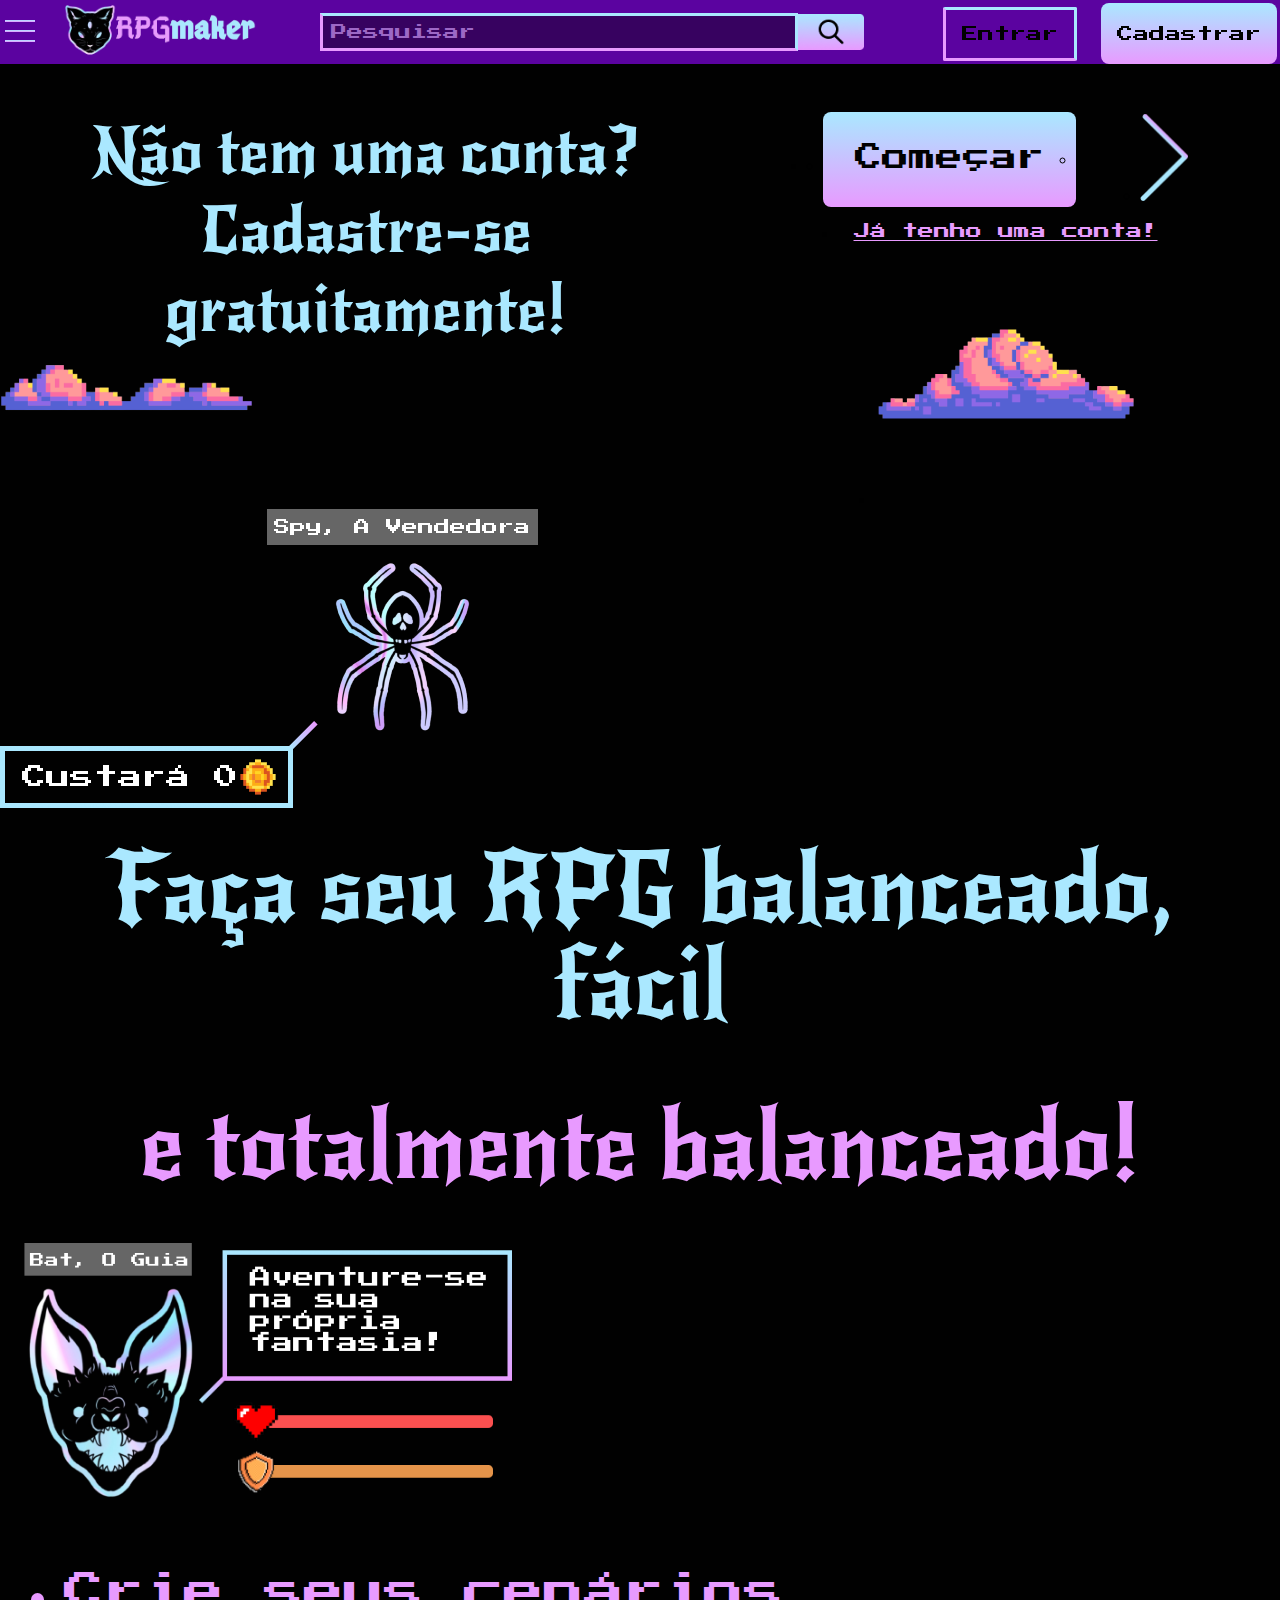
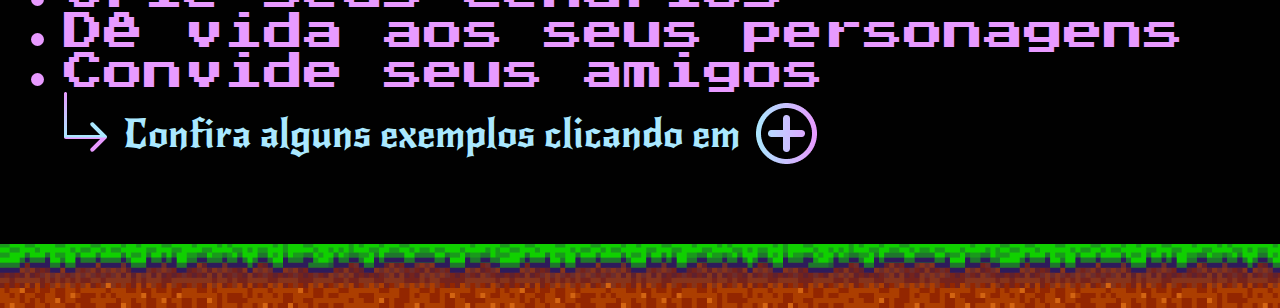
<file: index.html>
<!DOCTYPE html>
<html lang="en">

<head>
    <meta charset="UTF-8">
    <meta http-equiv="X-UA-Compatible" content="IE=edge">
    <meta name="viewport" content="width=device-width, initial-scale=1.0">
    <title>Página Inicial</title>
    <link rel="stylesheet" href="./estilo.css">
    <link rel="stylesheet" href="./responsivoH.css">
    <link rel="stylesheet" href="./menu.css" />
</head>

<body>
    <header class="home">
        <nav class="hamburger">
            <input id="menu-toggle" type="checkbox" />
            <label for="menu-toggle">
                <div class="menu-hamburger">
                    <span class="hamburger"></span>
                </div>
            </label>
            <ul>
                <li>
                    <a href="">Cadastrar</a>
                </li>
                <li>
                    <a href="entrar.html">Entrar</a>
                </li>
                <li>
                    <a href="">Sobre</a>
                </li>
                <li>
                    <a href="">Ajuda</a>
                </li>
                <li>
                    <a href="">
                        <img src="./Imagens/mais.png" alt="Mais" />
                    </a>
                </li>

            </ul>
        </nav>
        <article class="espaco"></article>
        <picture>
            <img src="./Imagens/Logo.png" alt="Logo" />
        </picture>
        <article class="espaco"></article>
        <article class="pesquisar">Pesquisar</article>
        <img class="pesquisar" src="./Imagens/pesquisar.png" alt="Pesquisar" />
        <nav class="Links">
            <ul>
                <li class="sobre">
                    <a href="">Sobre</a>

                </li>

                <li class="separa"></li>

                <li class="ajuda">
                    <a href="">Ajuda</a>

                </li>
                <li>
                    <ul class="top">
                        <li id="entrar">
                            <a href="entrar.html" class="Entrar">Entrar</a>

                        </li>

                        <li id="espaco"></li>

                        <li id="cadastrar">
                            <a href="" class="Cadastrar">Cadastrar</a>
                        </li>
                    </ul>
                </li>
            </ul>
        </nav>
    </header>

    <section class="espaco"></section>

    <section class="main">

        <section class="I">
            <ul>
                <li>
                    <p class="I">Não tem uma conta? <br /> Cadastre-se <br />gratuitamente!</p>
                </li>
                <li>
                    <img src="./Imagens/nuvemII.png" alt="Nuvem" />
                </li>
            </ul>

            <ul class="cadastro">
                <li>
                    <ul id="cadastro">
                        <li class="link">
                            <a href="">Começar</a>
                        </li>
                        <li class="espaco"></li>
                        <li>
                            <img src="./Imagens/seta.png" alt="Seta" />
                        </li>
                    </ul>
                </li>
                <li class="rosa">
                    <a href="entrar.html">Já tenho uma conta!</a>
                </li>
                <li>
                    <img src="./Imagens/nuvem.png" alt="Nuvem" />
                </li>
            </ul>

            <img src="./Imagens/Spy.png" alt="Spy" />
        </section>



        <section class="II">
            <div>
                <p class="I">Faça seu RPG balanceado, fácil </p>
                <p class="II">e totalmente balanceado!</p>
            </div>
        </section>

        <section class="III">
            <picture>
                <img src="./Imagens/Bat.png" alt="Logo" />
            </picture>
            <section class="lista">
                <ul class="lista">
                    <li>Crie seus cenários</li>
                    <li>Dê vida aos seus personagens</li>
                    <li>Convide seus amigos</li>
                </ul>
                <ul class="exemplo">

                    <li class="seta">
                        <img src="./Imagens/setaII.png" />
                    </li>

                    <li class="exemplo">
                        Confira alguns exemplos clicando em
                    </li>

                    <li>
                        <a href="">
                            <img src="./Imagens/mais.png" alt="Mais" />
                        </a>
                    </li>
                </ul>
            </section>
        </section>



        <footer class="home"></footer>
</body>

</html>
</file>
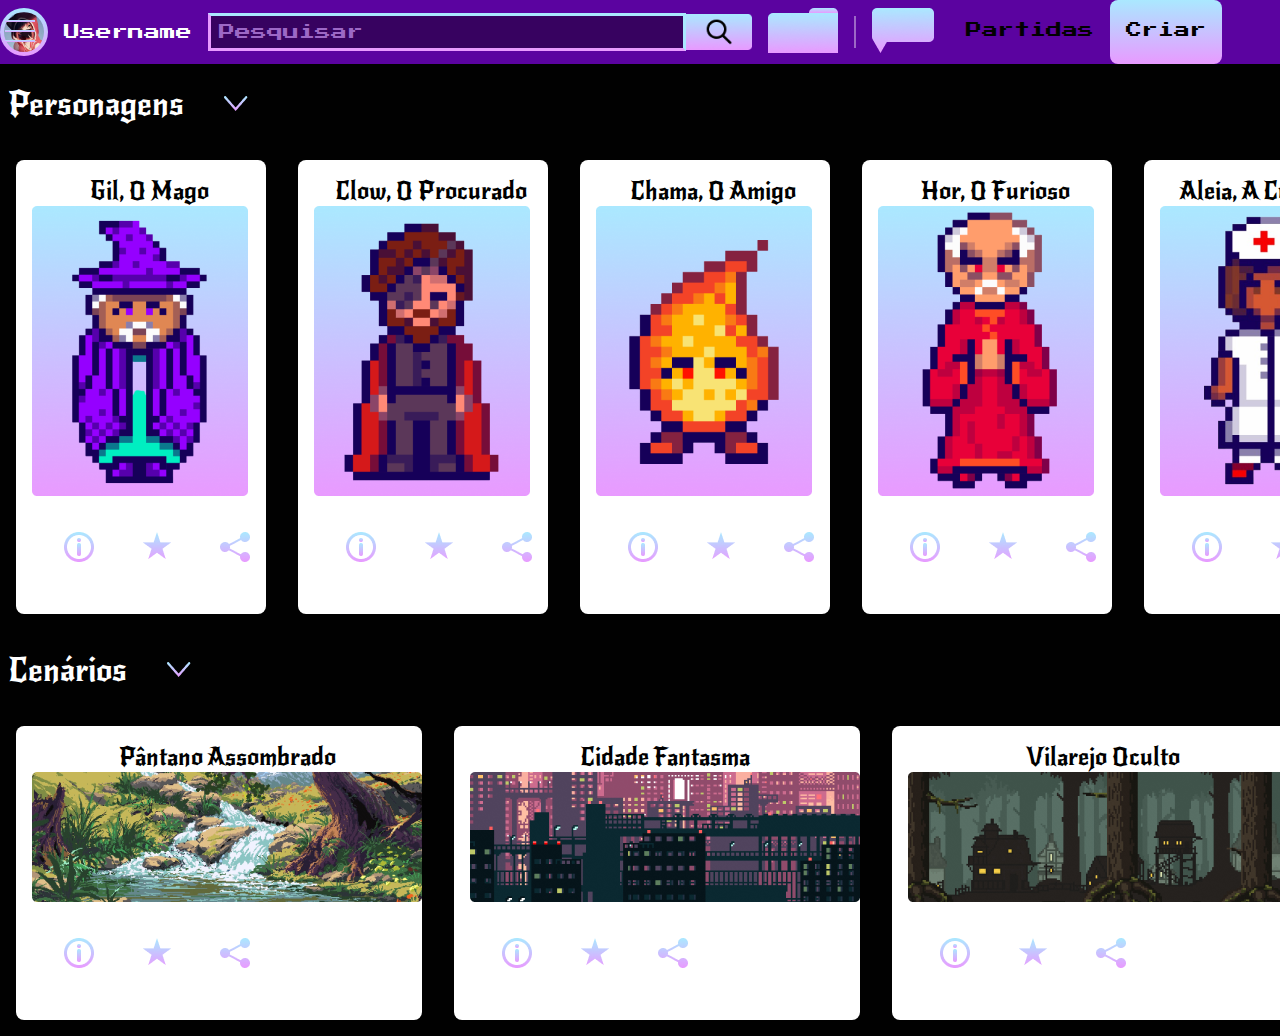
<file: entrar.html>
<!DOCTYPE html>
<html lang="en">

<head>
    <meta charset="UTF-8">
    <meta http-equiv="X-UA-Compatible" content="IE=edge">
    <meta name="viewport" content="width=device-width, initial-scale=1.0">
    <title>Logado</title>
    <link rel="stylesheet" href="./entrar.css">
    <link rel="stylesheet" href="./menu.css" />
</head>

<body>

    <body>
        <header class="entrar">
            <nav class="hamburger">
                <input id="menu-toggle" type="checkbox" />
                <label for="menu-toggle">
                    <div class="menu-hamburger">
                        <span class="hamburger"></span>
                    </div>
                </label>
            </nav>
            <nav class="perfil">
                <img src="./Imagens/perfil.png" alt="Perfil" />
                <article>Username</article>
            </nav>
            <article class="pesquisar">Pesquisar</article>
            <img class="pesquisar" src="./Imagens/pesquisar.png" />
            <nav class="Links">
                <ul>
                    <li id="pasta">
                        <a href="">
                            <img src="./Imagens/pasta.png" alt="Pasta" />
                        </a>

                    </li>

                    <li class="separa"></li>

                    <li id="conversa">
                        <a href="">
                            <img src="./Imagens/conversa.png" alt="Conversa" />
                        </a>

                    </li>

                    <li id="partidas">
                        <a href="">Partidas</a>

                    </li>

                    <li id="criar">
                        <a href="" class="Criar">Criar</a>
                    </li>
                </ul>
            </nav>
        </header>

        <section class="personagens">
            <ul>
                <li class="seta">
                    <article>Personagens</article>
                    <img src="./Imagens/setinha.png" alt="Setinha" />
                </li>
                <li>
                    <ul class="personagens">
                        <li id="mago">

                            <article>Gil, O Mago</article>
                            <img src="./Imagens/mago.png" alt="Gil" />
                            <ul class="Links">
                                <li class="info">
                                    <a href="">
                                        <img src="./Imagens/info.png" alt="Informações" />
                                    </a>
                                </li>

                                <li class="fav">
                                    <a href="">
                                        <img src="./Imagens/favorito.png" alt="Favoritar" />
                                    </a>
                                </li>
                                <li class="Compartilhar">
                                    <a href="">
                                        <img src="./Imagens/compartilhar.png" alt="Compartilhar" />
                                    </a>
                                </li>

                            </ul>

                        </li>

                        <li id="clow">
                            <article>Clow, O Procurado</article>
                            <img src="./Imagens/procurado.png" alt="Clow" />
                            <ul class="Links">
                                <li class="info">
                                    <a href="">
                                        <img src="./Imagens/info.png" alt="Informações" />
                                    </a>
                                </li>

                                <li class="fav">
                                    <a href="">
                                        <img src="./Imagens/favorito.png" alt="Favoritar" />
                                    </a>
                                </li>
                                <li class="Compartilhar">
                                    <a href="">
                                        <img src="./Imagens/compartilhar.png" alt="Compartilhar" />
                                    </a>
                                </li>

                            </ul>
                        </li>

                        <li id="chama">
                            <article>Chama, O Amigo</article>
                            <img src="./Imagens/chama.png" alt="Chama" />
                            <ul class="Links">
                                <li class="info">
                                    <a href="">
                                        <img src="./Imagens/info.png" alt="Informações" />
                                    </a>
                                </li>

                                <li class="fav">
                                    <a href="">
                                        <img src="./Imagens/favorito.png" alt="Favoritar" />
                                    </a>
                                </li>
                                <li class="Compartilhar">
                                    <a href="">
                                        <img src="./Imagens/compartilhar.png" alt="Compartilhar" />
                                    </a>
                                </li>

                            </ul>
                        </li>

                        <li id="hor">
                            <article>Hor, O Furioso</article>
                            <img src="./Imagens/hor.png" alt="Hor" />
                            <ul class="Links">
                                <li class="info">
                                    <a href="">
                                        <img src="./Imagens/info.png" alt="Informações" />
                                    </a>
                                </li>

                                <li class="fav">
                                    <a href="">
                                        <img src="./Imagens/favorito.png" alt="Favoritar" />
                                    </a>
                                </li>
                                <li class="Compartilhar">
                                    <a href="">
                                        <img src="./Imagens/compartilhar.png" alt="Compartilhar" />
                                    </a>
                                </li>

                            </ul>
                        </li>
                        <li id="aleia">
                            <article>Aleia, A Curandeira</article>
                            <img src="./Imagens/aleia.png" alt="Aleia" />
                            <ul class="Links">
                                <li class="info">
                                    <a href="">
                                        <img src="./Imagens/info.png" alt="Informações" />
                                    </a>
                                </li>

                                <li class="fav">
                                    <a href="">
                                        <img src="./Imagens/favorito.png" alt="Favoritar" />
                                    </a>
                                </li>
                                <li class="Compartilhar">
                                    <a href="">
                                        <img src="./Imagens/compartilhar.png" alt="Compartilhar" />
                                    </a>
                                </li>

                            </ul>
                        </li>
                    </ul>
                </li>
            </ul>
            <ul>
                <li class="seta">
                    <article>Cenários</article>
                    <img src="./Imagens/setinha.png" alt="Setinha" />
                </li>
                <li>
                    <ul class="personagens">
                        <li id="pantano">
                            <article>Pântano Assombrado</article>
                            <img src="./Imagens/pantano.png" alt="Pantano Assombrado" />
                            <ul class="Links">
                                <li class="info">
                                    <a href="">
                                        <img src="./Imagens/info.png" alt="Informações" />
                                    </a>
                                </li>

                                <li class="fav">
                                    <a href="">
                                        <img src="./Imagens/favorito.png" alt="Favoritar" />
                                    </a>
                                </li>
                                <li class="Compartilhar">
                                    <a href="">
                                        <img src="./Imagens/compartilhar.png" alt="Compartilhar" />
                                    </a>
                                </li>

                            </ul>

                        </li>

                        <li id="cidade">
                            <article>Cidade Fantasma</article>
                            <img src="./Imagens/cidade.png" alt="Cidade Fantasma" />
                            <ul class="Links">
                                <li class="info">
                                    <a href="">
                                        <img src="./Imagens/info.png" alt="Informações" />
                                    </a>
                                </li>

                                <li class="fav">
                                    <a href="">
                                        <img src="./Imagens/favorito.png" alt="Favoritar" />
                                    </a>
                                </li>
                                <li class="Compartilhar">
                                    <a href="">
                                        <img src="./Imagens/compartilhar.png" alt="Compartilhar" />
                                    </a>
                                </li>

                            </ul>
                        </li>

                        <li id="vilarejo">
                            <article>Vilarejo Oculto</article>
                            <img src="./Imagens/vilarejo.png" alt="Vilarejo Oculto" />
                            <ul class="Links">
                                <li class="info">
                                    <a href="">
                                        <img src="./Imagens/info.png" alt="Informações" />
                                    </a>
                                </li>

                                <li class="fav">
                                    <a href="">
                                        <img src="./Imagens/favorito.png" alt="Favoritar" />
                                    </a>
                                </li>
                                <li class="Compartilhar">
                                    <a href="">
                                        <img src="./Imagens/compartilhar.png" alt="Compartilhar" />
                                    </a>
                                </li>

                            </ul>
                        </li>



                    </ul>
                </li>
            </ul>
        </section>
    </body>

</html>
</file>
<file: estilo.css>
/* Fontes e Cores usadas */

@import url('https://fonts.googleapis.com/css2?family=New+Rocker&display=swap');

@import url('https://fonts.googleapis.com/css2?family=New+Rocker&family=Press+Start+2P&display=swap');

*{
    padding: 0;
    margin: 0;
    outline: 0;
    box-sizing: border-box;
}


:root{
    --azul: #AAE8FF;
    --rosa: #E89AFF;
    --preto: #010101;
    --branco: #ffff;
    --lilas: #9D68C6;
    --dark: #370260;
}

/* Links do Cabeçalho*/

a:link, a:visited, a:active{
    font-family: "Press Start 2P";
    Color: var(--preto);
    font-size: 1rem;
    text-decoration: none;
}

a:hover{
    text-decoration: underline;
}

header.home nav.Links ul{
    align-items: center;
}

header.home nav.Links ul li.separa{
    padding: 1rem 1px 1rem 1px;
    background-color: var(--lilas);
}

header.home nav.Links ul li#entrar{
    border-width: 2px;
    border-top: solid var(--azul);
    border-left: solid var(--rosa);
    border-right: solid var(--azul);
    border-bottom: solid var(--rosa);
    border-radius: 2px;
    
}

header.home nav.Links ul li#espaco{
    padding: 0.5rem;
}

header.home nav.Links ul li ul.top{
    position: fixed;
    padding: 0.2rem;
    top: 0;
    right: 0;
}

header.home nav.Links ul li#cadastrar{
    padding: 1.4rem 1rem 1.4rem 1rem;
    border-radius: 0.5rem;
    background-image: linear-gradient( var(--azul), var(--rosa));
    
}

/* Barra de pesquisa */

header.home article.pesquisar{
    padding: 0.5rem 20rem 0.5rem 0.5rem;
    font-family: "Press Start 2P";
    color: var(--lilas);
    background-color: var(--dark);
    border-width: 2px;
    border-top: solid var(--azul);
    border-left: solid var(--rosa);
    border-right: solid var(--azul);
    border-bottom: solid var(--rosa);
}
header.home img.pesquisar{
    width: 4.1rem;
}


/* Configurações gerais do cabeçalho */

header.home{
    display: flex;
    flex-direction: row;
    height: 4rem;
    background-color: #5B03A0;
    align-items: center;
    position: fixed;
    right: 0;
    left: 0;
    top: 0;
    margin-bottom: 4rem;
}

header.home nav ul li{
    display: inline-flex;
    padding: 1rem;
}

/* Logo */

header.home picture img{
    height: 4rem;
    
}

header.home nav{
    display: inline-flex;

}

header.home picture{
    padding: 4rem;
}

/*Configuraações do body */

body{
    background: #010101;
}

section ul li ul#cadastro{
    display: inline-flex;
    padding: 1rem;
    align-items: center;
}

section.main section.I{
    display: grid;
    grid-template-columns: auto auto auto;
}

section.main section.I ul.cadastro{
    display: flex;
    flex-direction: column;
    align-items: center;
    justify-content: center;
}

section.main section.II{
    align-items: center;
    display: grid;
    grid-template-columns: auto;
}

section.main section.III{
    display: grid;
    grid-template-columns: auto auto;
    left: 4rem;
}

section.I ul li p.I{
    font-family: "New Rocker";
    color: var(--azul);
    font-size: 4rem;
    padding: 1rem;
    text-align: center;
}



section ul.cadastro li ul#cadastro li.link{
    padding: 2rem;
    border-radius: 0.5rem;
    background-image: linear-gradient( var(--azul), var(--rosa));
}

section.I ul.cadastro li ul#cadastro li.link a{
    font-size: 1.7rem;
}

section.I ul.cadastro li.rosa a{
    color: var(--rosa);
    text-decoration: underline;
    font: 2rem;
    padding: 1rem;
}

section.I ul.cadastro li ul#cadastro li img{
    width: 3rem;
}

section.I ul.cadastro li ul#cadastro li.espaco{
    padding: 2rem;
}

section ul.cadastro li ul#cadastro{
    display: flex;
    align-items: center;
    justify-content: center;
}


section.main section.II p.II{
    font-family: "New Rocker";
    color: var(--rosa);
    font-size: 6rem;
    line-height: 6rem;
    text-align: center;
    padding: 2rem;
    padding-bottom: 3rem;
    margin: 1px;
}

section.main section.II p.I{
    font-family: "New Rocker";
    color: var(--azul);
    font-size: 6rem;
    line-height: 6rem;
    text-align: center;
    padding: 2rem;
    margin: 1px;
}

section.main section.II{
    display: block;
}


section.I ul{
    display: block;
}

section.I{
    display: grid;
}

section.main section.III{
    align-items: center;
    display: grid;
}

section.main section.III ul li{
    color: var(--rosa);
    font-family: "Press Start 2P";
    font-size: 2.5rem;
}

section.main section.III section.lista{
    padding: 4rem;
}

section.main section.III section.lista ul.exemplo li.exemplo{
    color: var(--azul);
    font-family: "New Rocker";
    font-size: 2.5rem;
    padding: 1rem;
}

section.main section.III section.lista ul.exemplo{
    display: inline-flex;
    align-items: center;
    list-style-type: none;
}

section.main section.III section.lista ul.exemplo li.seta img{
    padding-bottom: 1.5rem;
}

section.main section.III picture img{
    width: 35rem;
    padding-right: 3rem;
}

/* Configurações do rodapé */

footer.home{
    background: #2E1B5B url(./Imagens/matinho.png);
    height: 4rem;
}

section.espaco{
    padding: 3rem;
}
</file>
<file: responsivoH.css>
@media(max-width: 2000px){
    section.main > section.I{
        grid-template-columns: auto auto auto;
    }
    section.main > section.II{
        grid-template-columns: auto;
    }
    section.main > section.III{
        grid-template-columns: auto auto;
    }
}

@media(max-width: 1450px){
    nav.Links ul li.ajuda{
        display: none;
    }
    section.main > section.I{
        grid-template-columns: auto auto;
    }
    section.main > section.II{
        grid-template-columns: auto;
    }
    section.main > section.II > p.I{
        font-size: 4rem;
        padding: 2rem;
    }
    section.main > section.II > p.II{
        font-size: 4rem;
        padding: 2rem;
    }
    section.main > section.III{
        grid-template-columns: auto auto;
    }
}

@media(max-width: 1340px){
    nav.Links ul li.sobre{
        display: none;
    }
    nav.Links ul li.separa{
        display: none;
    }
}

@media(max-width: 1330px){
    section.main > section.III{
        grid-template-columns: auto;
    }
}

@media(max-width: 1220px){
    header.home > article.pesquisar{
        padding: 0.5rem 10rem 0.5rem 0.5rem;
    }
}

@media(max-width: 1070px){
    header.home > article.pesquisar{
        padding: 0.5rem 5rem 0.5rem 0.5rem;
    }
}

@media(max-width: 1000px){
    header.home > article.pesquisar{
        display: none;
    }
    header.home > img.pesquisar{
        border-radius: 5rem;
    }
    section.main > section.I{
        grid-template-columns: auto;
    }
}

@media(max-width: 800px){
    header.home > img.pesquisar{
        display: none;
    }
}
</file>
<file: menu.css>
:root {
    --azul: #AAE8FF;
    --rosa: #E89AFF;
    --preto: #010101;
    --branco: #ffff;
    --lilas: #9D68C6;
    --dark: #370260;
}

header nav.hamburger input#menu-toggle {
    display: none;
}


header nav.hamburger {
    position: fixed;
    display: flex;
    flex-direction: column;
    align-items: baseline;
}

header nav.hamburger ul {
    display: none;
    background-color: var(--dark);
}

header nav.hamburger label[for="menu-toggle"] {
    display: flex;
    justify-content: flex-end;
    cursor: pointer;
}

header nav.hamburger label[for="menu-toggle"] div.menu-hamburger {
    width: 35px;
    height: 15px;
    margin: 15px 2px 5px 5px;
}

header nav.hamburger label[for="menu-toggle"] div.menu-hamburger span.hamburger {
    position: relative;
    display: block;
    background-image: linear-gradient(var(--azul), var(--rosa));
    width: 30px;
    height: 2px;
}

header nav.hamburger label[for="menu-toggle"] div.menu-hamburger span.hamburger:before,
header nav.hamburger label[for="menu-toggle"] div.menu-hamburger span.hamburger:after {
    position: absolute;
    display: block;
    background-image: linear-gradient(var(--azul), var(--rosa));
    width: 100%;
    height: 100%;
    content: "";
}

header nav.hamburger label[for="menu-toggle"] div.menu-hamburger span.hamburger:before {
    top: -10px;
}

header nav.hamburger label[for="menu-toggle"] div.menu-hamburger span.hamburger:after {
    bottom: -10px;
}

header nav.hamburger input:checked~ul {
    display: flex;
    flex-direction: column;
    align-items: center;
    justify-content: center;
    animation: fade-in 1s;
    top: 0rem;
}

header nav.hamburger input:checked~label[for="menu-toggle"] div.menu-hamburger span.hamburger {
    transform: rotate(45deg);
    transition: 0.5s ease-in-out;
}

header nav.hamburger input:checked~label[for="menu-toggle"] div.menu-hamburger span.hamburger:before,
header nav.hamburger input:checked~label[for="menu-toggle"] div.menu-hamburger span.hamburger:after {
    transform: rotate(90deg);
    transition: 0.5s ease-in-out;
}

header nav.hamburger input:checked~label[for="menu-toggle"] div.menu-hamburger span.hamburger::before {
    top: 0px
}

header nav.hamburger input:checked~label[for="menu-toggle"] div.menu-hamburger span.hamburger:after {
    bottom: 0px;
}

@keyframes fade-in {
    from {
        opacity: 0;
    }

    to {
        opacity: 1;
    }
}
</file>
<file: entrar.css>
@import url('https://fonts.googleapis.com/css2?family=New+Rocker&display=swap');

@import url('https://fonts.googleapis.com/css2?family=New+Rocker&family=Press+Start+2P&display=swap');

*{
    padding: 0;
    margin: 0;
    outline: 0;
    box-sizing: border-box;
}

a:link, a:visited, a:active{
    font-family: "Press Start 2P";
    Color: var(--preto);
    font-size: 1rem;
    text-decoration: none;
}

a:hover{
    text-decoration: underline;
}

:root{
    --azul: #AAE8FF;
    --rosa: #E89AFF;
    --preto: #010101;
    --branco: #ffff;
    --lilas: #9D68C6;
    --dark: #370260;
}

body{
    background: var(--preto);
}

header.entrar{
    display: flex;
    flex-direction: row;
    height: 4rem;
    background-color: #5B03A0;
    align-items: center;
    width: 100%;
}

header.entrar nav.Links{
    align-items: center;
    justify-content: center;
}

header.entrar nav.Links ul{
    display: inline-flex;
    align-items: center;
    justify-content: center;
    list-style-type: none;
}

header.entrar nav.perfil img{
    width: 3rem;
    border-radius: 4rem;
    border: 2px;
    border-color: var(--azul);
    padding: 4px;
    background-image: linear-gradient( var(--azul), var(--rosa));
}

header.entrar nav.perfil article{
    font-family: "Press Start 2P";
    font-size: 1rem;
    padding: 1rem;
    color: var(--branco)
}

header.entrar nav.perfil{
    display: inline-flex;
    align-items: center;
    justify-content: center
}

header.entrar article.pesquisar{
    padding: 0.5rem 20rem 0.5rem 0.5rem;
    font-family: "Press Start 2P";
    color: var(--lilas);
    background-color: var(--dark);
    border-width: 2px;
    border-top: solid var(--azul);
    border-left: solid var(--rosa);
    border-right: solid var(--azul);
    border-bottom: solid var(--rosa);
}

header.entrar img.pesquisar{
    width: 4.1rem;
}

header.entrar nav.Links ul li#pasta{
    padding-right: 1rem;
    padding-left: 1rem;
}

header.entrar nav.Links ul li#conversa{
    padding: 1rem;
}

header.entrar nav.Links ul li#partidas{
    padding: 1rem;
}

header.entrar nav.Links ul li#criar{
    padding: 1.4rem 1rem 1.4rem 1rem;
    border-radius: 0.5rem;
    background-image: linear-gradient( var(--azul), var(--rosa))
}

header.entrar nav.Links ul li.separa{
    padding: 1rem 1px 1rem 1px;
    background-color: var(--lilas);
}


body section.personagens ul li.seta article{
    font-family: "New Rocker";
    color: var(--branco);
    font-size: 2rem;
    padding: 0.5rem;
}

body section.personagens ul li.seta img{
    
    padding: 2rem;
}

body section.personagens ul li.seta{
    display: inline-flex;
    align-items: center;
}

body section.personagens ul li ul.personagens{
    list-style-type: none;
    display: flex;
    justify-content: space-around;
}

body section.personagens ul li ul.personagens li{
    padding: 1rem;
    padding-right: 0;
    background-color: var(--branco);
    align-items: center;
    justify-content: space-around;
    display: block;
    border-radius: 0.5rem;
    margin: 1rem;
}

body section.personagens ul li ul.personagens li article{
    font-family: "New Rocker";
    font-size: 1.5rem;
    text-align: center;
}

body section.personagens ul li ul.personagens li ul.Links{
    display: inline-flex;
    list-style-type: none;
}
</file>
